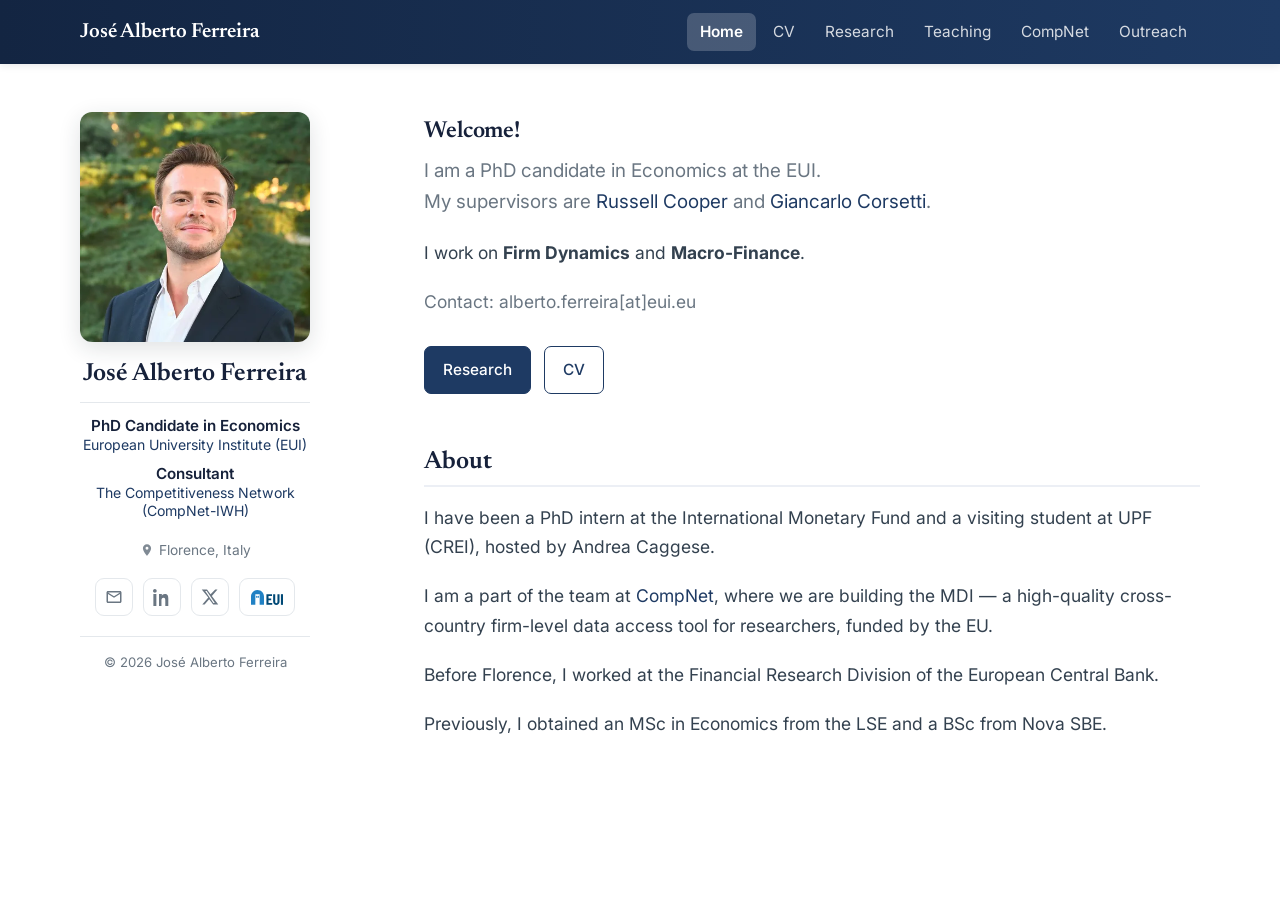
<file: index.html>
<!DOCTYPE html>
<html lang="en">
<head>
  <meta charset="utf-8">
  <meta name="viewport" content="width=device-width, initial-scale=1">
  <title>José Alberto Ferreira — Economics PhD Candidate</title>
  <meta name="description" content="José Alberto Ferreira is an Economics PhD Candidate at the European University Institute. Fields: Firm Dynamics, Macro-Finance.">
  <link rel="canonical" href="https://jalbertoferreira.com/">

  <meta property="og:type" content="profile">
  <meta property="og:title" content="José Alberto Ferreira — Economics PhD Candidate">
  <meta property="og:description" content="Economics PhD Candidate at the European University Institute. Fields: Firm Dynamics, Macro-Finance.">
  <meta property="og:url" content="https://jalbertoferreira.com/">
  <meta property="og:image" content="https://jalbertoferreira.com/assets/profile.jpg">
  <meta name="twitter:card" content="summary">
  <meta name="twitter:site" content="@jaferreira13">

  <link rel="icon" href="/assets/favicon.ico" sizes="any">
  <link rel="apple-touch-icon" href="/assets/apple-touch-icon.png">
  <link rel="preconnect" href="https://fonts.googleapis.com">
  <link rel="preconnect" href="https://fonts.gstatic.com" crossorigin>
  <link href="https://fonts.googleapis.com/css2?family=Inter:wght@400;500;600;700&family=Newsreader:ital,opsz,wght@0,6..72,400;0,6..72,500;0,6..72,600;1,6..72,400&display=swap" rel="stylesheet">
  <link rel="stylesheet" href="/css/style.css">

  <script type="application/ld+json">
  {
    "@context": "https://schema.org",
    "@type": "Person",
    "name": "José Alberto Ferreira",
    "givenName": "José Alberto",
    "familyName": "Ferreira",
    "jobTitle": "PhD Candidate in Economics",
    "url": "https://jalbertoferreira.com",
    "image": "https://jalbertoferreira.com/assets/profile.jpg",
    "email": "mailto:Alberto.Ferreira@eui.eu",
    "affiliation": { "@type": "CollegeOrUniversity", "name": "European University Institute" },
    "knowsAbout": ["Firm Dynamics", "Macroeconomics", "Productivity", "Financial Frictions", "Intangible Capital"],
    "sameAs": [
      "https://www.linkedin.com/in/joseazevedoferreira/",
      "https://x.com/jaferreira13",
      "https://www.eui.eu/people?id=jose-pires-de-sousa-azevedo-ferreira"
    ]
  }
  </script>
</head>
<body>
  <header class="topbar">
    <div class="topbar-inner">
      <a class="tb-brand" href="/">José Alberto Ferreira</a>
      <nav class="tb-nav">
        <a href="/" class="active">Home</a>
        <a href="/cv.html">CV</a>
        <a href="/research.html">Research</a>
        <a href="/teaching.html">Teaching</a>
        <a href="/compnet.html">CompNet</a>
        <a href="/outreach.html">Outreach</a>
      </nav>
    </div>
  </header>

  <div class="layout">
    <aside class="sidebar">
      <a href="/" class="sb-photo">
        <picture>
          <source srcset="/assets/profile_sq.webp" type="image/webp">
          <img src="/assets/profile_sq.jpg" alt="José Alberto Ferreira" width="190" height="190">
        </picture>
      </a>
      <div class="sb-name"><a href="/">José Alberto Ferreira</a></div>
      <div class="sb-affils">
        <div class="affil-item">
          <div class="affil-role">PhD Candidate in Economics</div>
          <div class="affil-org"><a href="https://www.eui.eu/en/academic-units/department-of-economics">European University Institute (EUI)</a></div>
        </div>
        <div class="affil-item">
          <div class="affil-role">Consultant</div>
          <div class="affil-org"><a href="https://www.iwh-halle.de/en/compnet">The Competitiveness Network (CompNet-IWH)</a></div>
        </div>
      </div>
      <div class="sb-loc"><svg viewBox="0 0 24 24"><path d="M12 2C8.1 2 5 5.1 5 9c0 5.2 7 13 7 13s7-7.8 7-13c0-3.9-3.1-7-7-7zm0 9.5A2.5 2.5 0 1 1 12 6.5a2.5 2.5 0 0 1 0 5z"/></svg> Florence, Italy</div>
      <div class="socials">
        <a href="mailto:Alberto.Ferreira@eui.eu" aria-label="Email" title="Email">
          <svg viewBox="0 0 24 24"><path d="M22 6c0-1.1-.9-2-2-2H4c-1.1 0-2 .9-2 2v12c0 1.1.9 2 2 2h16c1.1 0 2-.9 2-2V6zm-2 0-8 5L4 6h16zm0 12H4V8l8 5 8-5v10z"/></svg></a>
        <a href="https://www.linkedin.com/in/joseazevedoferreira/" aria-label="LinkedIn" title="LinkedIn">
          <svg viewBox="0 0 24 24"><path d="M4.98 3.5A2.5 2.5 0 1 1 0 3.5a2.5 2.5 0 0 1 4.98 0zM.5 8h4V24h-4V8zM8 8h3.8v2.2h.06c.53-1 1.83-2.2 3.77-2.2 4.03 0 4.77 2.65 4.77 6.1V24h-4v-7.1c0-1.7-.03-3.9-2.38-3.9-2.38 0-2.75 1.86-2.75 3.78V24H8V8z"/></svg></a>
        <a href="https://x.com/jaferreira13" aria-label="X" title="X (Twitter)">
          <svg viewBox="0 0 24 24"><path d="M18.9 2H22l-7.5 8.6L23 22h-6.8l-5.3-7-6.1 7H1.7l8-9.2L1 2h7l4.8 6.4L18.9 2zm-2.4 18h1.9L7.6 4H5.6l10.9 16z"/></svg></a>
        <a class="eui-link" href="https://www.eui.eu/people?id=jose-pires-de-sousa-azevedo-ferreira" aria-label="EUI profile" title="EUI profile">
          <img src="/assets/eui-logo.svg" alt="EUI" height="15"></a>
      </div>
      <div class="sb-foot">© <span id="year">2026</span> José Alberto Ferreira</div>
    </aside>

    <main class="content">
      <h1 class="home-welcome">Welcome!</h1>
      <p class="lead">I am a PhD candidate in Economics at the EUI.<br>
      My supervisors are <a href="https://sites.google.com/site/coopereconomics/home">Russell Cooper</a> and
      <a href="https://sites.google.com/site/giancarlocorsetti/">Giancarlo Corsetti</a>.</p>
      <p>I work on <strong>Firm Dynamics</strong> and <strong>Macro-Finance</strong>.</p>
      <p style="color:var(--muted)">Contact: alberto.ferreira[at]eui.eu</p>

      <p style="margin-top:24px;">
        <a class="btn btn-solid" href="/research.html">Research</a>
        <a class="btn" href="/cv.html">CV</a>
      </p>

      <section style="margin-top:48px;">
        <h2>About</h2>
        <p>I have been a PhD intern at the International Monetary Fund and a visiting student at
        UPF (CREI), hosted by Andrea Caggese.</p>
        <p>I am a part of the team at <a href="/compnet.html">CompNet</a>, where we are building the
        MDI — a high-quality cross-country firm-level data access tool for researchers, funded by the EU.</p>
        <p>Before Florence, I worked at the Financial Research Division of the European Central Bank.</p>
        <p>Previously, I obtained an MSc in Economics from the LSE and a BSc from Nova SBE.</p>
      </section>
    </main>
  </div>
  <script>document.getElementById('year').textContent = new Date().getFullYear();</script>
</body>
</html>
</file>
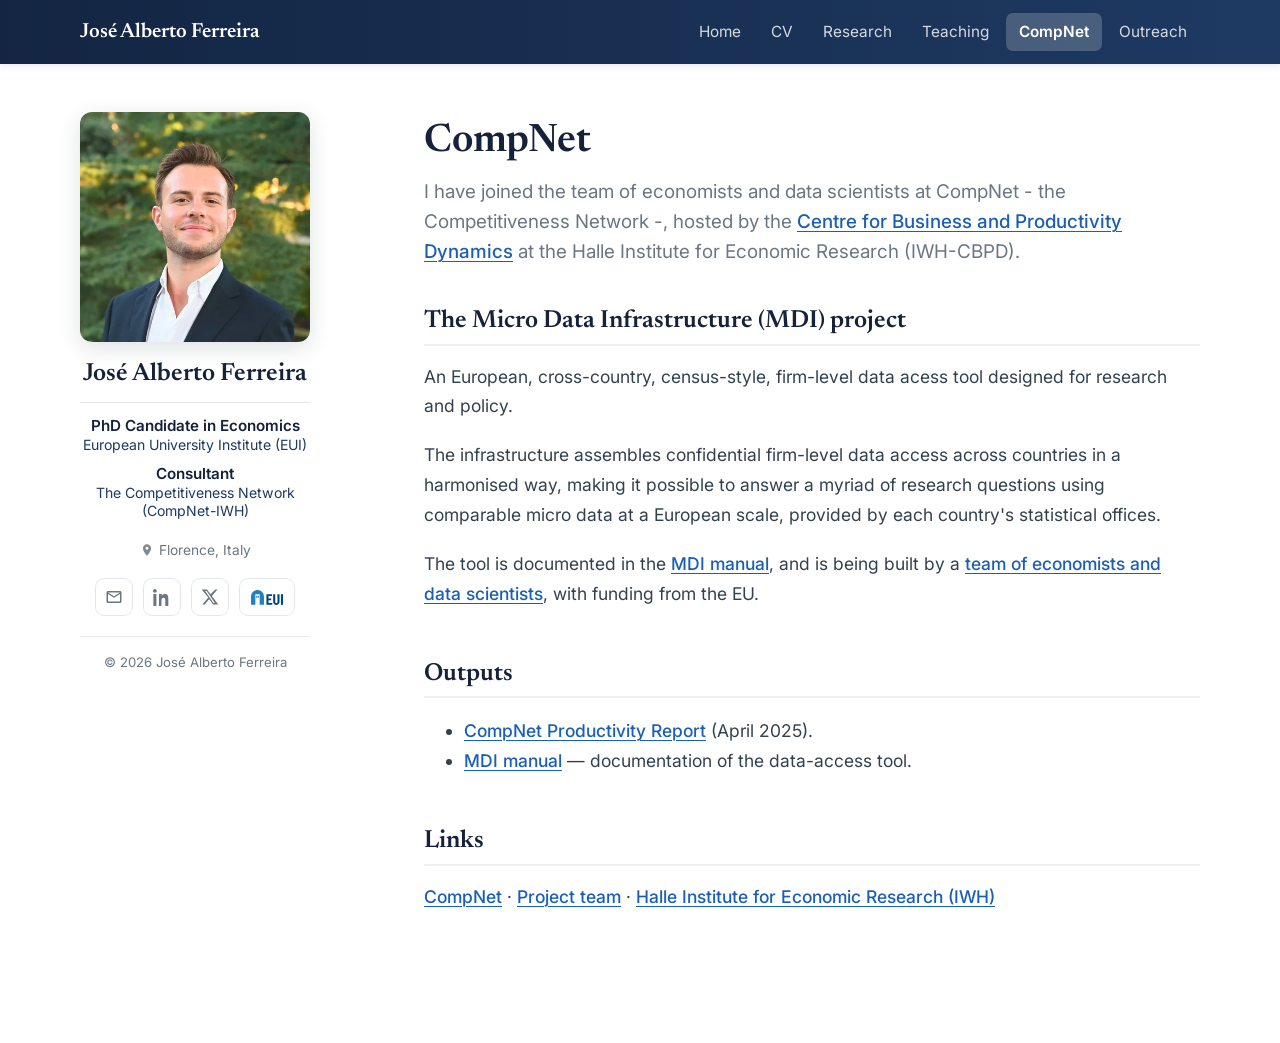
<file: compnet.html>
<!DOCTYPE html>
<html lang="en">
<head>
  <meta charset="utf-8">
  <meta name="viewport" content="width=device-width, initial-scale=1">
  <title>CompNet — José Alberto Ferreira</title>
  <meta name="description" content="José Alberto Ferreira's work with CompNet at the Halle Institute for Economic Research (IWH), building the Micro Data Infrastructure (MDI) — a European census-style firm-level dataset.">
  <link rel="canonical" href="https://jalbertoferreira.com/compnet.html">
  <link rel="icon" href="/assets/favicon.ico" sizes="any">
  <link rel="apple-touch-icon" href="/assets/apple-touch-icon.png">
  <link rel="preconnect" href="https://fonts.googleapis.com">
  <link rel="preconnect" href="https://fonts.gstatic.com" crossorigin>
  <link href="https://fonts.googleapis.com/css2?family=Inter:wght@400;500;600;700&family=Newsreader:ital,opsz,wght@0,6..72,400;0,6..72,500;0,6..72,600;1,6..72,400&display=swap" rel="stylesheet">
  <link rel="stylesheet" href="/css/style.css">
</head>
<body>
  <header class="topbar">
    <div class="topbar-inner">
      <a class="tb-brand" href="/">José Alberto Ferreira</a>
      <nav class="tb-nav">
        <a href="/">Home</a>
        <a href="/cv.html">CV</a>
        <a href="/research.html">Research</a>
        <a href="/teaching.html">Teaching</a>
        <a href="/compnet.html" class="active">CompNet</a>
        <a href="/outreach.html">Outreach</a>
      </nav>
    </div>
  </header>

  <div class="layout">
    <aside class="sidebar">
      <a href="/" class="sb-photo">
        <picture>
          <source srcset="/assets/profile_sq.webp" type="image/webp">
          <img src="/assets/profile_sq.jpg" alt="José Alberto Ferreira" width="190" height="190">
        </picture>
      </a>
      <div class="sb-name"><a href="/">José Alberto Ferreira</a></div>
      <div class="sb-affils">
        <div class="affil-item">
          <div class="affil-role">PhD Candidate in Economics</div>
          <div class="affil-org"><a href="https://www.eui.eu/en/academic-units/department-of-economics">European University Institute (EUI)</a></div>
        </div>
        <div class="affil-item">
          <div class="affil-role">Consultant</div>
          <div class="affil-org"><a href="https://www.iwh-halle.de/en/compnet">The Competitiveness Network (CompNet-IWH)</a></div>
        </div>
      </div>
      <div class="sb-loc"><svg viewBox="0 0 24 24"><path d="M12 2C8.1 2 5 5.1 5 9c0 5.2 7 13 7 13s7-7.8 7-13c0-3.9-3.1-7-7-7zm0 9.5A2.5 2.5 0 1 1 12 6.5a2.5 2.5 0 0 1 0 5z"/></svg> Florence, Italy</div>
      <div class="socials">
        <a href="mailto:Alberto.Ferreira@eui.eu" aria-label="Email" title="Email">
          <svg viewBox="0 0 24 24"><path d="M22 6c0-1.1-.9-2-2-2H4c-1.1 0-2 .9-2 2v12c0 1.1.9 2 2 2h16c1.1 0 2-.9 2-2V6zm-2 0-8 5L4 6h16zm0 12H4V8l8 5 8-5v10z"/></svg></a>
        <a href="https://www.linkedin.com/in/joseazevedoferreira/" aria-label="LinkedIn" title="LinkedIn">
          <svg viewBox="0 0 24 24"><path d="M4.98 3.5A2.5 2.5 0 1 1 0 3.5a2.5 2.5 0 0 1 4.98 0zM.5 8h4V24h-4V8zM8 8h3.8v2.2h.06c.53-1 1.83-2.2 3.77-2.2 4.03 0 4.77 2.65 4.77 6.1V24h-4v-7.1c0-1.7-.03-3.9-2.38-3.9-2.38 0-2.75 1.86-2.75 3.78V24H8V8z"/></svg></a>
        <a href="https://x.com/jaferreira13" aria-label="X" title="X (Twitter)">
          <svg viewBox="0 0 24 24"><path d="M18.9 2H22l-7.5 8.6L23 22h-6.8l-5.3-7-6.1 7H1.7l8-9.2L1 2h7l4.8 6.4L18.9 2zm-2.4 18h1.9L7.6 4H5.6l10.9 16z"/></svg></a>
        <a class="eui-link" href="https://www.eui.eu/people?id=jose-pires-de-sousa-azevedo-ferreira" aria-label="EUI profile" title="EUI profile">
          <img src="/assets/eui-logo.svg" alt="EUI" height="15"></a>
      </div>
      <div class="sb-foot">© <span id="year">2026</span> José Alberto Ferreira</div>
    </aside>

    <main class="content links-visible">
      <h1>CompNet</h1>
      <p class="lead">I have joined the team of economists and data scientists at CompNet - the Competitiveness Network -, hosted by the
      <a href="https://www.iwh-halle.de/en/about-the-iwh/research-centres/centre-for-business-and-productivity-dynamics">Centre for Business and Productivity Dynamics</a>
      at the Halle Institute for Economic Research (IWH-CBPD).</p>

      <section style="margin-top:40px;">
        <h2>The Micro Data Infrastructure (MDI) project </h2>
        <p> An European, cross-country, census-style, firm-level data acess tool
        designed for research and policy.</p>
        <p>The infrastructure assembles confidential firm-level data access across countries in a harmonised
        way, making it possible to answer a myriad of research questions using comparable micro data at a
        European scale, provided by each country's statistical offices.</p>
        <p>The tool is documented in the <a href="https://secretariat-compnet.github.io/manual/">MDI manual</a>,
        and is being built by a <a href="https://www.iwh-halle.de/en/compnet/eu-funded-programme/multimsprod-prodtool/project-team">team of economists and data scientists</a>, with funding from the EU.</p>
      </section>

      <section>
        <h2>Outputs</h2>
        <ul>
          <li><a href="https://www.iwh-halle.de/fileadmin/_compnet/user_upload/CompNet__April2025__-_Productivity_Report.pdf">CompNet Productivity Report</a> (April 2025).</li>
          <li><a href="https://secretariat-compnet.github.io/manual/">MDI manual</a> — documentation of the data-access tool.</li>
        </ul>
      </section>

      <section>
        <h2>Links</h2>
        <p><a href="https://www.comp-net.org/">CompNet</a> ·
        <a href="https://www.iwh-halle.de/en/compnet/eu-funded-programme/multimsprod-prodtool/project-team">Project team</a> ·
        <a href="https://www.iwh-halle.de/en/">Halle Institute for Economic Research (IWH)</a></p>
      </section>
    </main>
  </div>
  <script>document.getElementById('year').textContent = new Date().getFullYear();</script>
</body>
</html>
</file>
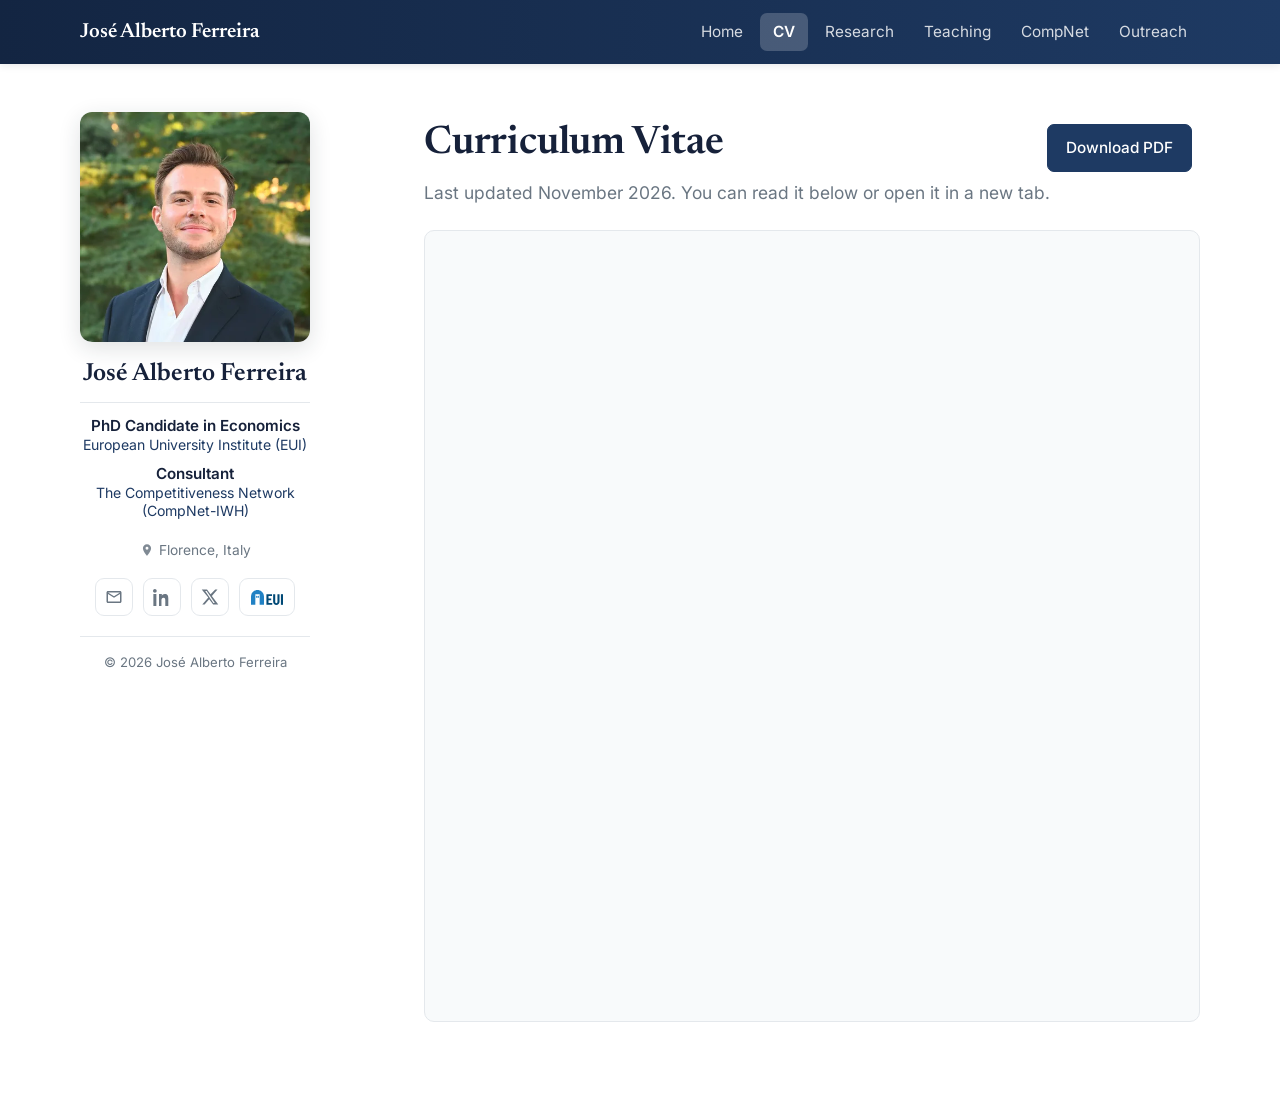
<file: cv.html>
<!DOCTYPE html>
<html lang="en">
<head>
  <meta charset="utf-8">
  <meta name="viewport" content="width=device-width, initial-scale=1">
  <title>CV — José Alberto Ferreira</title>
  <meta name="description" content="Curriculum vitae of José Alberto Ferreira, PhD Candidate in Economics at the European University Institute — viewable online or downloadable as PDF.">
  <link rel="canonical" href="https://jalbertoferreira.com/cv.html">
  <link rel="icon" href="/assets/favicon.ico" sizes="any">
  <link rel="apple-touch-icon" href="/assets/apple-touch-icon.png">
  <link rel="preconnect" href="https://fonts.googleapis.com">
  <link rel="preconnect" href="https://fonts.gstatic.com" crossorigin>
  <link href="https://fonts.googleapis.com/css2?family=Inter:wght@400;500;600;700&family=Newsreader:ital,opsz,wght@0,6..72,400;0,6..72,500;0,6..72,600;1,6..72,400&display=swap" rel="stylesheet">
  <link rel="stylesheet" href="/css/style.css">
</head>
<body>
  <header class="topbar">
    <div class="topbar-inner">
      <a class="tb-brand" href="/">José Alberto Ferreira</a>
      <nav class="tb-nav">
        <a href="/">Home</a>
        <a href="/cv.html" class="active">CV</a>
        <a href="/research.html">Research</a>
        <a href="/teaching.html">Teaching</a>
        <a href="/compnet.html">CompNet</a>
        <a href="/outreach.html">Outreach</a>
      </nav>
    </div>
  </header>

  <div class="layout">
    <aside class="sidebar">
      <a href="/" class="sb-photo">
        <picture>
          <source srcset="/assets/profile_sq.webp" type="image/webp">
          <img src="/assets/profile_sq.jpg" alt="José Alberto Ferreira" width="190" height="190">
        </picture>
      </a>
      <div class="sb-name"><a href="/">José Alberto Ferreira</a></div>
      <div class="sb-affils">
        <div class="affil-item">
          <div class="affil-role">PhD Candidate in Economics</div>
          <div class="affil-org"><a href="https://www.eui.eu/en/academic-units/department-of-economics">European University Institute (EUI)</a></div>
        </div>
        <div class="affil-item">
          <div class="affil-role">Consultant</div>
          <div class="affil-org"><a href="https://www.iwh-halle.de/en/compnet">The Competitiveness Network (CompNet-IWH)</a></div>
        </div>
      </div>
      <div class="sb-loc"><svg viewBox="0 0 24 24"><path d="M12 2C8.1 2 5 5.1 5 9c0 5.2 7 13 7 13s7-7.8 7-13c0-3.9-3.1-7-7-7zm0 9.5A2.5 2.5 0 1 1 12 6.5a2.5 2.5 0 0 1 0 5z"/></svg> Florence, Italy</div>
      <div class="socials">
        <a href="mailto:Alberto.Ferreira@eui.eu" aria-label="Email" title="Email">
          <svg viewBox="0 0 24 24"><path d="M22 6c0-1.1-.9-2-2-2H4c-1.1 0-2 .9-2 2v12c0 1.1.9 2 2 2h16c1.1 0 2-.9 2-2V6zm-2 0-8 5L4 6h16zm0 12H4V8l8 5 8-5v10z"/></svg></a>
        <a href="https://www.linkedin.com/in/joseazevedoferreira/" aria-label="LinkedIn" title="LinkedIn">
          <svg viewBox="0 0 24 24"><path d="M4.98 3.5A2.5 2.5 0 1 1 0 3.5a2.5 2.5 0 0 1 4.98 0zM.5 8h4V24h-4V8zM8 8h3.8v2.2h.06c.53-1 1.83-2.2 3.77-2.2 4.03 0 4.77 2.65 4.77 6.1V24h-4v-7.1c0-1.7-.03-3.9-2.38-3.9-2.38 0-2.75 1.86-2.75 3.78V24H8V8z"/></svg></a>
        <a href="https://x.com/jaferreira13" aria-label="X" title="X (Twitter)">
          <svg viewBox="0 0 24 24"><path d="M18.9 2H22l-7.5 8.6L23 22h-6.8l-5.3-7-6.1 7H1.7l8-9.2L1 2h7l4.8 6.4L18.9 2zm-2.4 18h1.9L7.6 4H5.6l10.9 16z"/></svg></a>
        <a class="eui-link" href="https://www.eui.eu/people?id=jose-pires-de-sousa-azevedo-ferreira" aria-label="EUI profile" title="EUI profile">
          <img src="/assets/eui-logo.svg" alt="EUI" height="15"></a>
      </div>
      <div class="sb-foot">© <span id="year">2026</span> José Alberto Ferreira</div>
    </aside>

    <main class="content">
      <div style="display:flex; justify-content:space-between; align-items:baseline; flex-wrap:wrap; gap:12px;">
        <h1 style="margin-bottom:.1em;">Curriculum Vitae</h1>
        <a class="btn btn-solid" href="/assets/CV_AlbertoFerreira.pdf" target="_blank" rel="noopener">Download PDF</a>
      </div>
      <p class="affil" style="margin-bottom:22px;">Last updated November 2026. You can read it below or open it in a new tab.</p>

      <div class="pdf-frame">
        <object data="/assets/CV_AlbertoFerreira.pdf?v=2026-11#pagemode=none&navpanes=0&toolbar=1&view=FitH" type="application/pdf">
          <iframe src="/assets/CV_AlbertoFerreira.pdf?v=2026-11#pagemode=none&navpanes=0&toolbar=1&view=FitH" title="CV of José Alberto Ferreira">
            <div class="pdf-fallback">
              Your browser can't display the PDF inline.
              <a href="/assets/CV_AlbertoFerreira.pdf">Download the CV (PDF)</a>.
            </div>
          </iframe>
        </object>
      </div>
    </main>
  </div>
  <script>document.getElementById('year').textContent = new Date().getFullYear();</script>
</body>
</html>
</file>
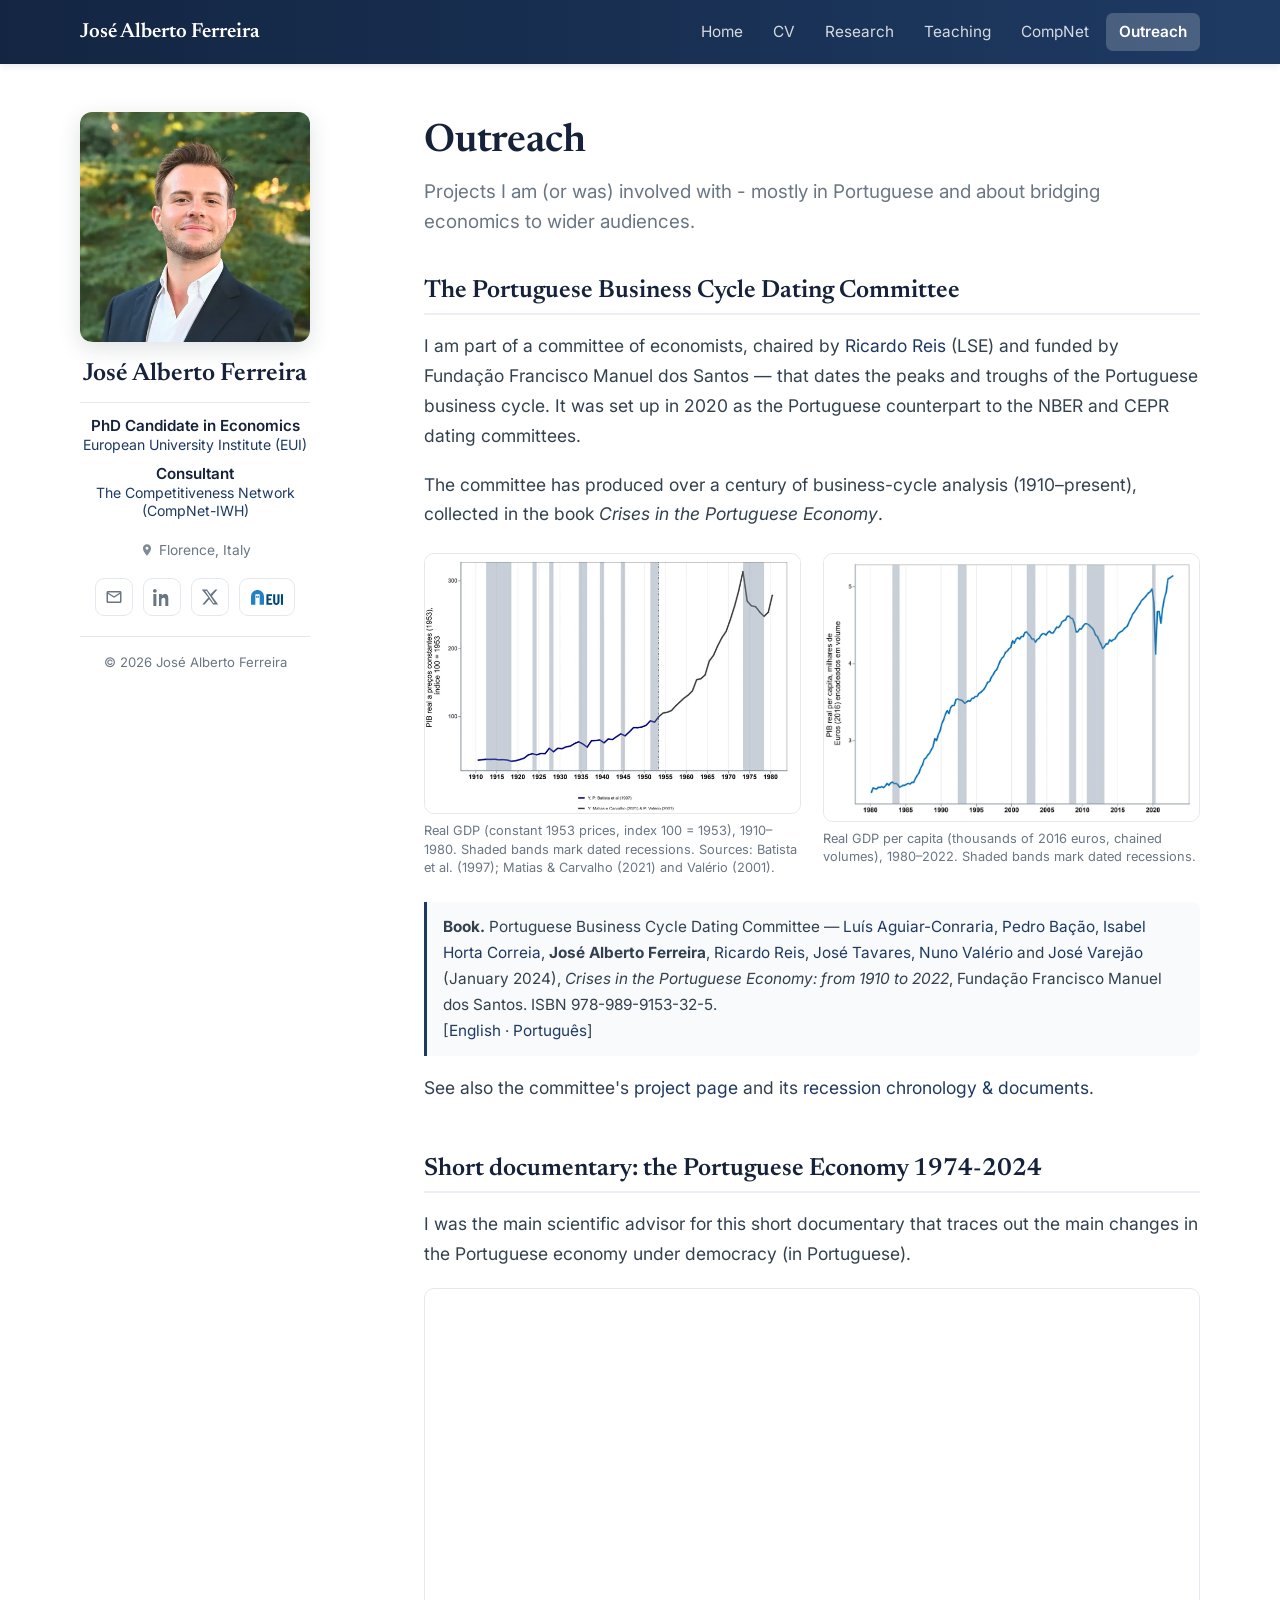
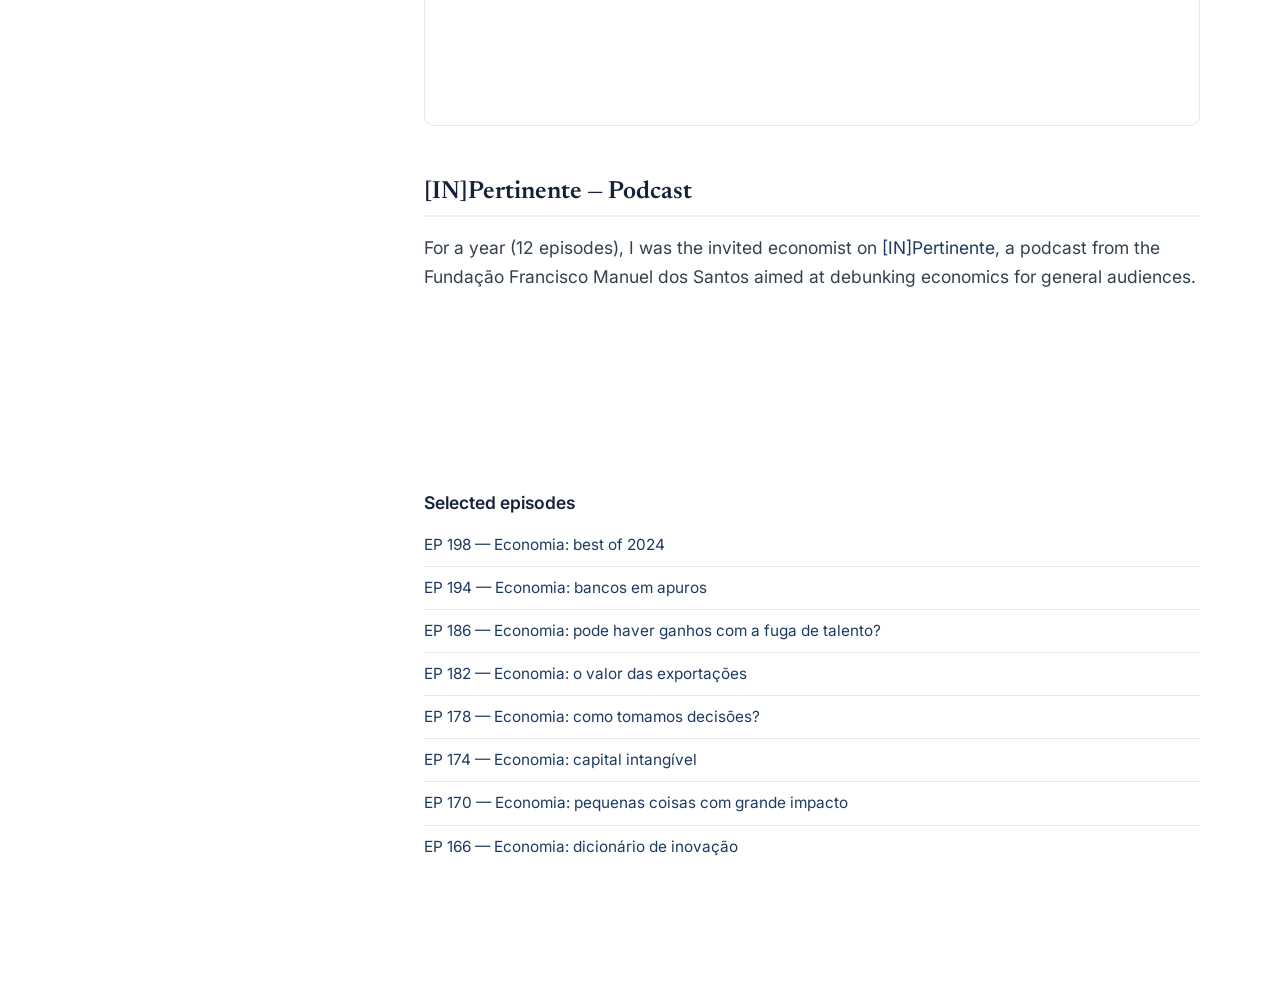
<file: outreach.html>
<!DOCTYPE html>
<html lang="en">
<head>
  <meta charset="utf-8">
  <meta name="viewport" content="width=device-width, initial-scale=1">
  <title>Outreach — José Alberto Ferreira</title>
  <meta name="description" content="Public engagement and science communication by José Alberto Ferreira: the Portuguese Business Cycle Dating Committee, a documentary on the Portuguese economy, and the [IN]Pertinente podcast.">
  <link rel="canonical" href="https://jalbertoferreira.com/outreach.html">
  <link rel="icon" href="/assets/favicon.ico" sizes="any">
  <link rel="apple-touch-icon" href="/assets/apple-touch-icon.png">
  <link rel="preconnect" href="https://fonts.googleapis.com">
  <link rel="preconnect" href="https://fonts.gstatic.com" crossorigin>
  <link href="https://fonts.googleapis.com/css2?family=Inter:wght@400;500;600;700&family=Newsreader:ital,opsz,wght@0,6..72,400;0,6..72,500;0,6..72,600;1,6..72,400&display=swap" rel="stylesheet">
  <link rel="stylesheet" href="/css/style.css">
</head>
<body>
  <header class="topbar">
    <div class="topbar-inner">
      <a class="tb-brand" href="/">José Alberto Ferreira</a>
      <nav class="tb-nav">
        <a href="/">Home</a>
        <a href="/cv.html">CV</a>
        <a href="/research.html">Research</a>
        <a href="/teaching.html">Teaching</a>
        <a href="/compnet.html">CompNet</a>
        <a href="/outreach.html" class="active">Outreach</a>
      </nav>
    </div>
  </header>

  <div class="layout">
    <aside class="sidebar">
      <a href="/" class="sb-photo">
        <picture>
          <source srcset="/assets/profile_sq.webp" type="image/webp">
          <img src="/assets/profile_sq.jpg" alt="José Alberto Ferreira" width="190" height="190">
        </picture>
      </a>
      <div class="sb-name"><a href="/">José Alberto Ferreira</a></div>
      <div class="sb-affils">
        <div class="affil-item">
          <div class="affil-role">PhD Candidate in Economics</div>
          <div class="affil-org"><a href="https://www.eui.eu/en/academic-units/department-of-economics">European University Institute (EUI)</a></div>
        </div>
        <div class="affil-item">
          <div class="affil-role">Consultant</div>
          <div class="affil-org"><a href="https://www.iwh-halle.de/en/compnet">The Competitiveness Network (CompNet-IWH)</a></div>
        </div>
      </div>
      <div class="sb-loc"><svg viewBox="0 0 24 24"><path d="M12 2C8.1 2 5 5.1 5 9c0 5.2 7 13 7 13s7-7.8 7-13c0-3.9-3.1-7-7-7zm0 9.5A2.5 2.5 0 1 1 12 6.5a2.5 2.5 0 0 1 0 5z"/></svg> Florence, Italy</div>
      <div class="socials">
        <a href="mailto:Alberto.Ferreira@eui.eu" aria-label="Email" title="Email">
          <svg viewBox="0 0 24 24"><path d="M22 6c0-1.1-.9-2-2-2H4c-1.1 0-2 .9-2 2v12c0 1.1.9 2 2 2h16c1.1 0 2-.9 2-2V6zm-2 0-8 5L4 6h16zm0 12H4V8l8 5 8-5v10z"/></svg></a>
        <a href="https://www.linkedin.com/in/joseazevedoferreira/" aria-label="LinkedIn" title="LinkedIn">
          <svg viewBox="0 0 24 24"><path d="M4.98 3.5A2.5 2.5 0 1 1 0 3.5a2.5 2.5 0 0 1 4.98 0zM.5 8h4V24h-4V8zM8 8h3.8v2.2h.06c.53-1 1.83-2.2 3.77-2.2 4.03 0 4.77 2.65 4.77 6.1V24h-4v-7.1c0-1.7-.03-3.9-2.38-3.9-2.38 0-2.75 1.86-2.75 3.78V24H8V8z"/></svg></a>
        <a href="https://x.com/jaferreira13" aria-label="X" title="X (Twitter)">
          <svg viewBox="0 0 24 24"><path d="M18.9 2H22l-7.5 8.6L23 22h-6.8l-5.3-7-6.1 7H1.7l8-9.2L1 2h7l4.8 6.4L18.9 2zm-2.4 18h1.9L7.6 4H5.6l10.9 16z"/></svg></a>
        <a class="eui-link" href="https://www.eui.eu/people?id=jose-pires-de-sousa-azevedo-ferreira" aria-label="EUI profile" title="EUI profile">
          <img src="/assets/eui-logo.svg" alt="EUI" height="15"></a>
      </div>
      <div class="sb-foot">© <span id="year">2026</span> José Alberto Ferreira</div>
    </aside>

    <main class="content">
      <h1>Outreach</h1>
      <p class="lead"> Projects I am (or was) involved with - mostly in Portuguese and about bridging economics to wider audiences.</p>

      <section style="margin-top:40px;">
        <h2>The Portuguese Business Cycle Dating Committee</h2>
        <p> I am part of a committee of economists, chaired by <a href="https://www.r2rsquared.com/portugal.html">Ricardo Reis</a> (LSE) and
        funded by Fundação Francisco Manuel dos Santos — that dates the peaks and troughs of the Portuguese business cycle. It was set up in 2020 as the Portuguese
        counterpart to the NBER and CEPR dating committees.</p>
        <p>The committee has produced over a century of business-cycle analysis (1910–present), collected
        in the book <em>Crises in the Portuguese Economy</em>.</p>

        <div class="fig-row">
          <figure class="fig">
            <picture>
              <source srcset="/assets/pt-gdp-1910-1980.webp" type="image/webp">
              <img src="/assets/pt-gdp-1910-1980.png" alt="Real GDP of Portugal, 1910–1980, index 100 = 1953, with dated recessions shaded" loading="lazy">
            </picture>
            <figcaption>Real GDP (constant 1953 prices, index 100 = 1953), 1910–1980. Shaded bands mark
            dated recessions. Sources: Batista et al. (1997); Matias &amp; Carvalho (2021) and Valério (2001).</figcaption>
          </figure>
          <figure class="fig">
            <picture>
              <source srcset="/assets/pt-gdp-1980-2022.webp" type="image/webp">
              <img src="/assets/pt-gdp-1980-2022.png" alt="Real GDP per capita of Portugal, 1980–2022, with dated recessions shaded" loading="lazy">
            </picture>
            <figcaption>Real GDP per capita (thousands of 2016 euros, chained volumes), 1980–2022.
            Shaded bands mark dated recessions.</figcaption>
          </figure>
        </div>

        <p class="cite"><strong>Book.</strong> Portuguese Business Cycle Dating Committee —
        <a href="https://sites.google.com/site/aguiarconraria/">Luís Aguiar-Conraria</a>,
        <a href="https://www.uc.pt/en/uid/ceber/people/member/?key=6087e279">Pedro Bação</a>,
        <a href="https://www.clsbe.lisboa.ucp.pt/person/isabel-horta-correia">Isabel Horta Correia</a>,
        <strong>José Alberto Ferreira</strong>,
        <a href="https://www.r2rsquared.com/">Ricardo Reis</a>,
        <a href="https://www.novasbe.unl.pt/en/faculty-research/faculty/faculty-detail/id/30/jose-m-tavares">José Tavares</a>,
        <a href="https://www.iseg.ulisboa.pt/en/faculty/nuno-valerio">Nuno Valério</a> and
        <a href="https://cefup.fep.up.pt/researcher/jose-manuel-janeira-varejao/">José Varejão</a>
        (January 2024),
        <em>Crises in the Portuguese Economy: from 1910 to 2022</em>, Fundação Francisco Manuel dos Santos.
        ISBN 978-989-9153-32-5.<br>
        [<a href="https://personal.lse.ac.uk/reisr/papers/23-CrisesInThePortugueseEconomy.pdf">English</a>
        · <a href="https://personal.lse.ac.uk/reisr/papers/23-CrisesEconomiaPortuguesa.pdf">Português</a>]</p>

        <p>See also the committee's
        <a href="https://www.ffms.pt/pt-pt/estudos/crises-na-economia-portuguesa">project page</a> and its
        <a href="https://www.ffms.pt/pt-pt/estudos/documentos-do-comite">recession chronology &amp; documents</a>.</p>

      </section>

      <section>
        <h2>Short documentary: the Portuguese Economy 1974-2024 </h2>
        <p>I was the main scientific advisor for this short documentary that traces out the main changes in the Portuguese economy under democracy (in Portuguese). </p>
        <div class="video">
          <iframe src="https://www.youtube-nocookie.com/embed/lLgZEEeAnek"
            title="The evolution of the Portuguese economy over 50 years" loading="lazy"
            allow="accelerometer; clipboard-write; encrypted-media; gyroscope; picture-in-picture"
            allowfullscreen></iframe>
        </div>
      </section>

      <section>
        <h2>[IN]Pertinente — Podcast</h2>
        <p>For a year (12 episodes), I was the invited economist on
        <a href="https://open.spotify.com/show/1wnS9twcPcPZUOSzFIcRB5">[IN]Pertinente</a>, a podcast from
        the Fundação Francisco Manuel dos Santos aimed at debunking economics for general audiences.</p>
        <div class="podcast">
          <iframe src="https://open.spotify.com/embed/episode/4UGRLyKspZXJxYZnPPOJAo?utm_source=generator"
            title="[IN]Pertinente — capital intangível" width="100%" height="152" loading="lazy"
            allow="autoplay; clipboard-write; encrypted-media; fullscreen; picture-in-picture"></iframe>
        </div>
        <p style="margin-top:16px; margin-bottom:6px; font-weight:600; color:var(--ink);">Selected episodes</p>
        <ul class="ep-list">
          <li><a href="https://open.spotify.com/episode/13Pf2dRqNoKSrUdmRR1zNC">EP 198 — Economia: best of 2024</a></li>
          <li><a href="https://open.spotify.com/episode/3P4kZVfYS9cxSwg3y9lnuJ">EP 194 — Economia: bancos em apuros</a></li>
          <li><a href="https://open.spotify.com/episode/7Grwg5rFnZ7hNUu4h8lhGd">EP 186 — Economia: pode haver ganhos com a fuga de talento?</a></li>
          <li><a href="https://open.spotify.com/episode/2BvJkKtYSpNnEb02KkySX0">EP 182 — Economia: o valor das exportações</a></li>
          <li><a href="https://open.spotify.com/episode/2CzuAg6d1B9hXNW3mQIcq4">EP 178 — Economia: como tomamos decisões?</a></li>
          <li><a href="https://open.spotify.com/episode/4UGRLyKspZXJxYZnPPOJAo">EP 174 — Economia: capital intangível</a></li>
          <li><a href="https://open.spotify.com/episode/1aInNikC3TWJWq0jSMLJIX">EP 170 — Economia: pequenas coisas com grande impacto</a></li>
          <li><a href="https://open.spotify.com/episode/2hooVP5JoL7dGBo0J8AfMz">EP 166 — Economia: dicionário de inovação</a></li>
        </ul>
      </section>
    </main>
  </div>
  <script>document.getElementById('year').textContent = new Date().getFullYear();</script>
</body>
</html>
</file>
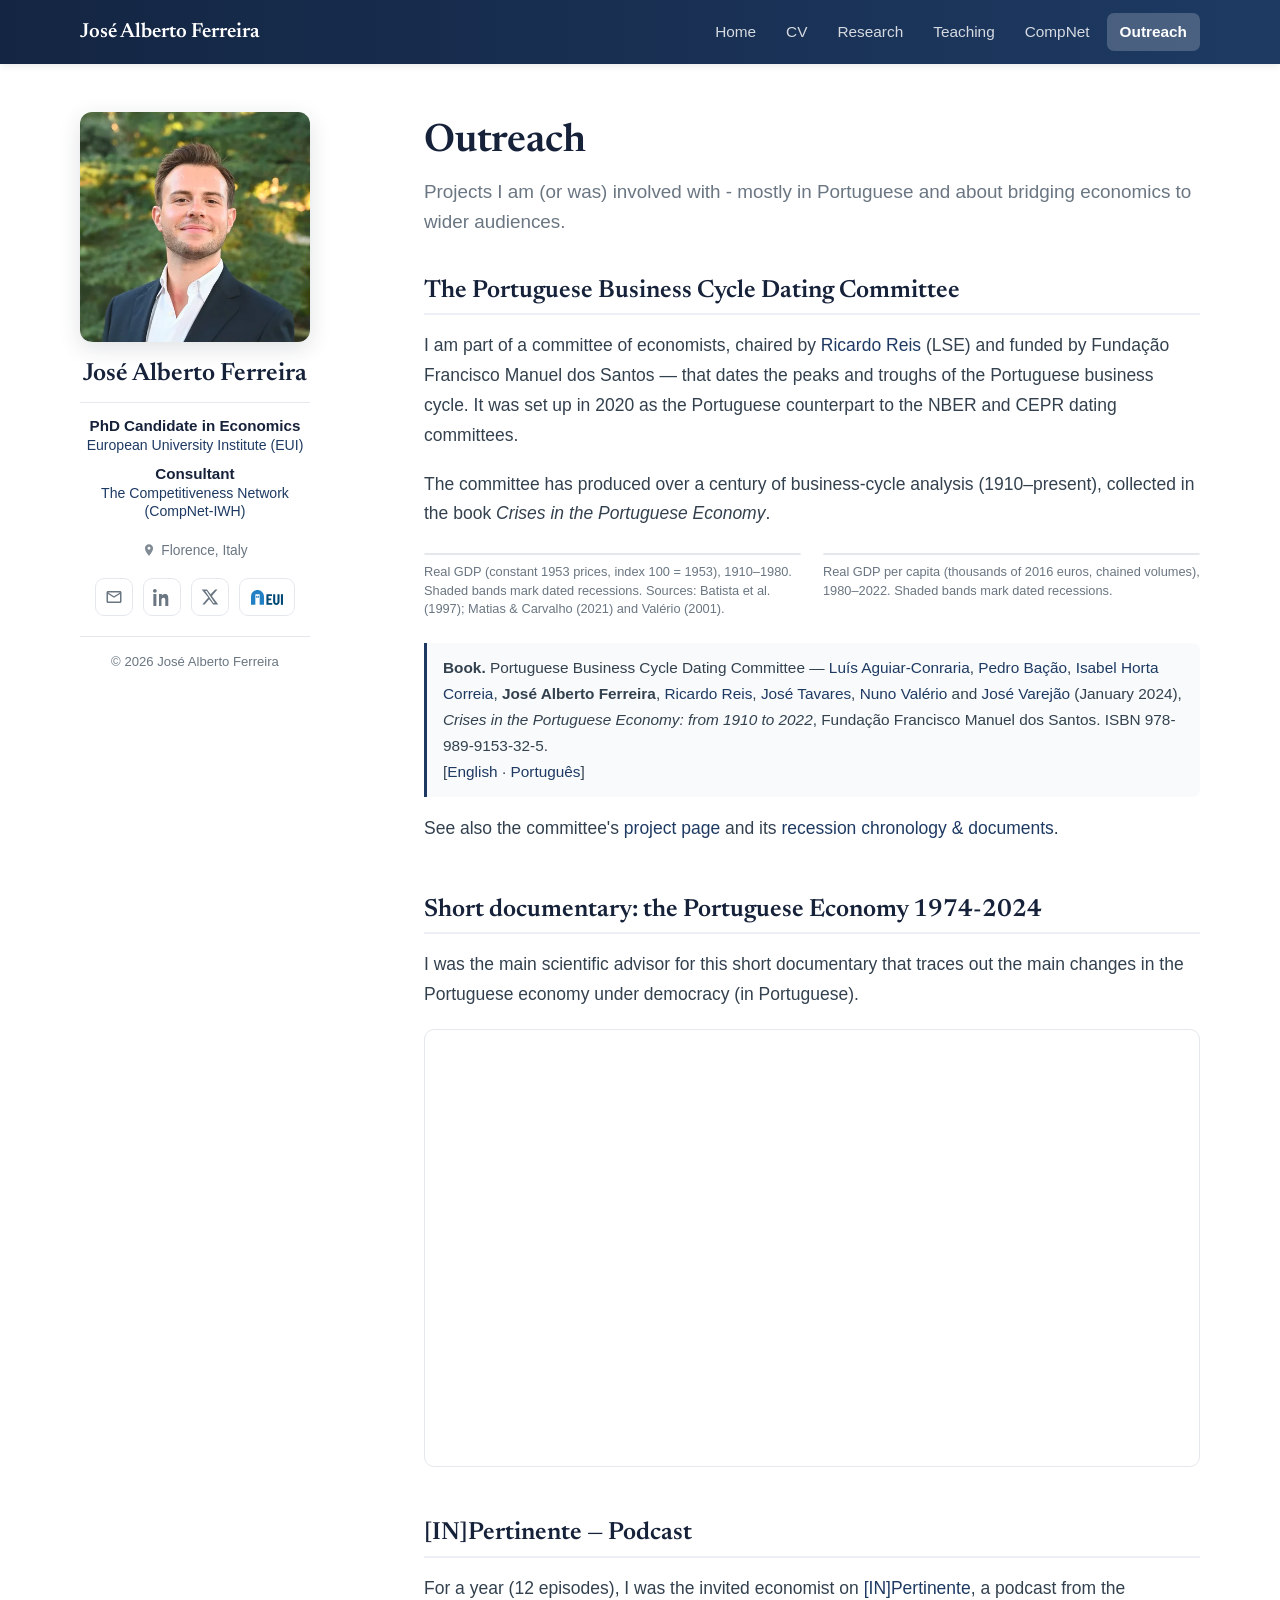
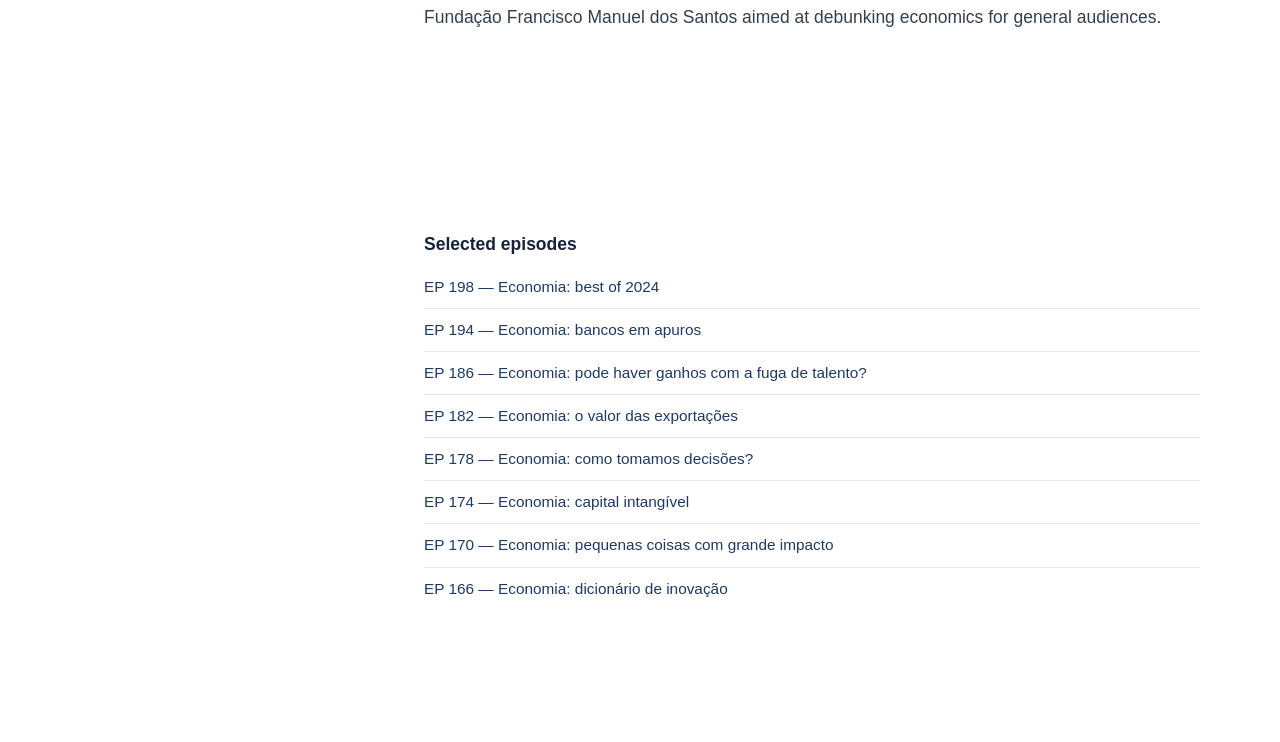
<file: portugal.html>
<!DOCTYPE html>
<html lang="en">
<head>
  <meta charset="utf-8">
  <title>Outreach — José Alberto Ferreira</title>
  <link rel="canonical" href="https://jalbertoferreira.com/outreach.html">
  <meta http-equiv="refresh" content="0; url=/outreach.html">
  <meta name="robots" content="noindex">
</head>
<body>
  <p>This page has moved to <a href="/outreach.html">/outreach.html</a>.</p>
</body>
</html>
</file>
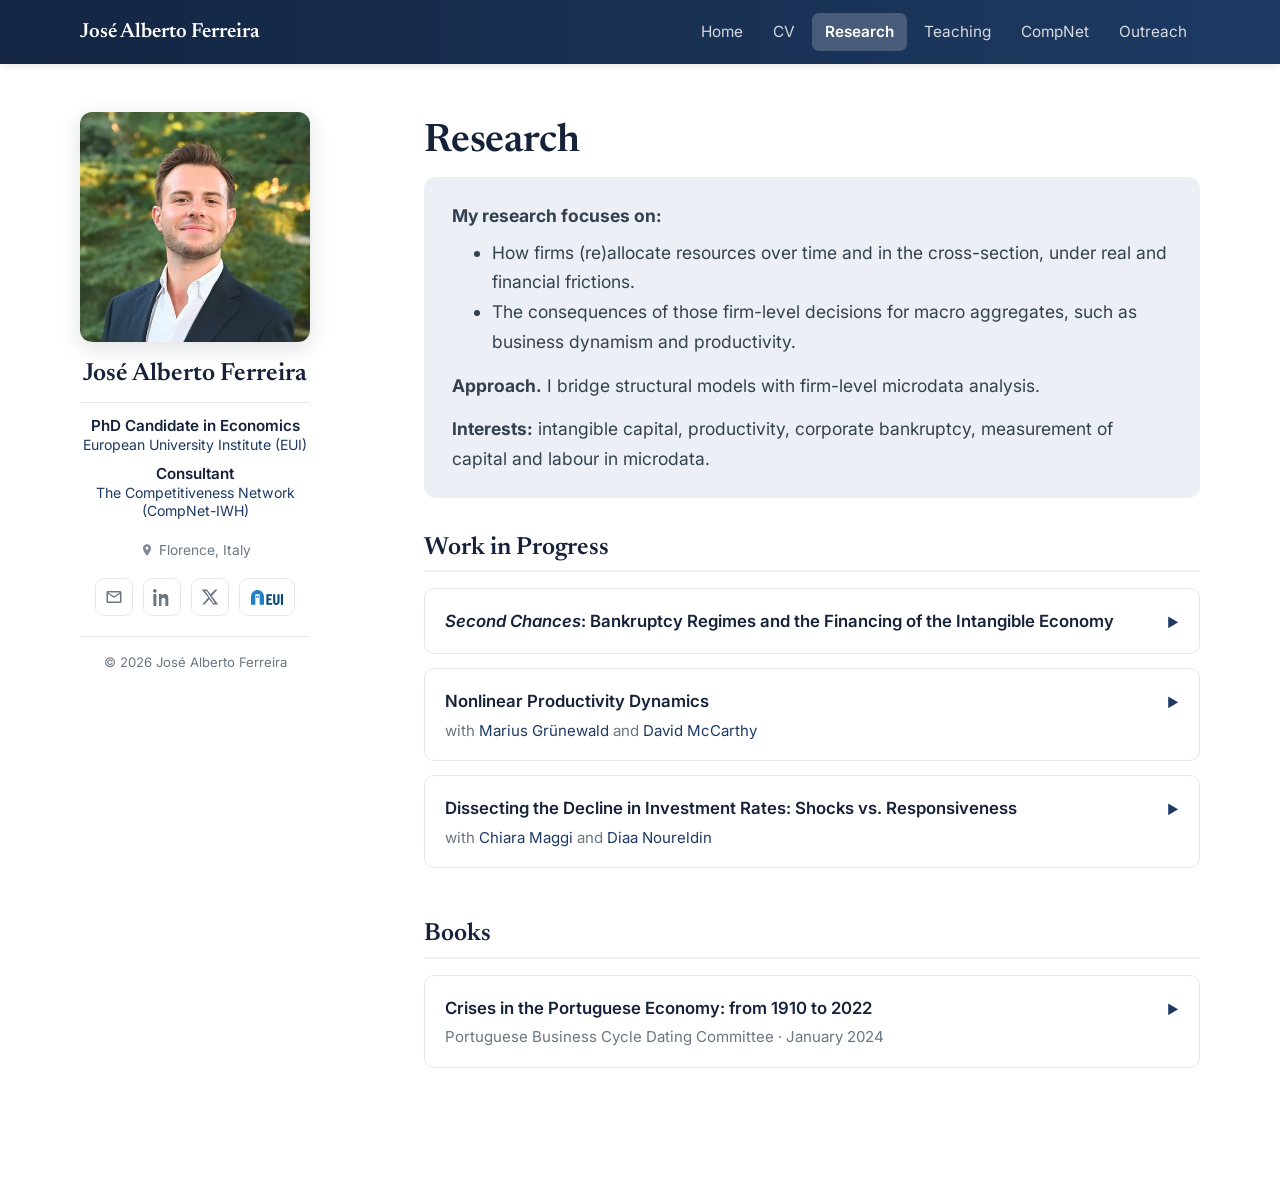
<file: research.html>
<!DOCTYPE html>
<html lang="en">
<head>
  <meta charset="utf-8">
  <meta name="viewport" content="width=device-width, initial-scale=1">
  <title>Research — José Alberto Ferreira</title>
  <meta name="description" content="Research by José Alberto Ferreira on firm dynamics and macroeconomics: how firms reallocate resources and what it implies for productivity and business dynamism. Micro-to-macro models with real and financial frictions.">
  <link rel="canonical" href="https://jalbertoferreira.com/research.html">
  <link rel="icon" href="/assets/favicon.ico" sizes="any">
  <link rel="apple-touch-icon" href="/assets/apple-touch-icon.png">
  <link rel="preconnect" href="https://fonts.googleapis.com">
  <link rel="preconnect" href="https://fonts.gstatic.com" crossorigin>
  <link href="https://fonts.googleapis.com/css2?family=Inter:wght@400;500;600;700&family=Newsreader:ital,opsz,wght@0,6..72,400;0,6..72,500;0,6..72,600;1,6..72,400&display=swap" rel="stylesheet">
  <link rel="stylesheet" href="/css/style.css">
</head>
<body>
  <header class="topbar">
    <div class="topbar-inner">
      <a class="tb-brand" href="/">José Alberto Ferreira</a>
      <nav class="tb-nav">
        <a href="/">Home</a>
        <a href="/cv.html">CV</a>
        <a href="/research.html" class="active">Research</a>
        <a href="/teaching.html">Teaching</a>
        <a href="/compnet.html">CompNet</a>
        <a href="/outreach.html">Outreach</a>
      </nav>
    </div>
  </header>

  <div class="layout">
    <aside class="sidebar">
      <a href="/" class="sb-photo">
        <picture>
          <source srcset="/assets/profile_sq.webp" type="image/webp">
          <img src="/assets/profile_sq.jpg" alt="José Alberto Ferreira" width="190" height="190">
        </picture>
      </a>
      <div class="sb-name"><a href="/">José Alberto Ferreira</a></div>
      <div class="sb-affils">
        <div class="affil-item">
          <div class="affil-role">PhD Candidate in Economics</div>
          <div class="affil-org"><a href="https://www.eui.eu/en/academic-units/department-of-economics">European University Institute (EUI)</a></div>
        </div>
        <div class="affil-item">
          <div class="affil-role">Consultant</div>
          <div class="affil-org"><a href="https://www.iwh-halle.de/en/compnet">The Competitiveness Network (CompNet-IWH)</a></div>
        </div>
      </div>
      <div class="sb-loc"><svg viewBox="0 0 24 24"><path d="M12 2C8.1 2 5 5.1 5 9c0 5.2 7 13 7 13s7-7.8 7-13c0-3.9-3.1-7-7-7zm0 9.5A2.5 2.5 0 1 1 12 6.5a2.5 2.5 0 0 1 0 5z"/></svg> Florence, Italy</div>
      <div class="socials">
        <a href="mailto:Alberto.Ferreira@eui.eu" aria-label="Email" title="Email">
          <svg viewBox="0 0 24 24"><path d="M22 6c0-1.1-.9-2-2-2H4c-1.1 0-2 .9-2 2v12c0 1.1.9 2 2 2h16c1.1 0 2-.9 2-2V6zm-2 0-8 5L4 6h16zm0 12H4V8l8 5 8-5v10z"/></svg></a>
        <a href="https://www.linkedin.com/in/joseazevedoferreira/" aria-label="LinkedIn" title="LinkedIn">
          <svg viewBox="0 0 24 24"><path d="M4.98 3.5A2.5 2.5 0 1 1 0 3.5a2.5 2.5 0 0 1 4.98 0zM.5 8h4V24h-4V8zM8 8h3.8v2.2h.06c.53-1 1.83-2.2 3.77-2.2 4.03 0 4.77 2.65 4.77 6.1V24h-4v-7.1c0-1.7-.03-3.9-2.38-3.9-2.38 0-2.75 1.86-2.75 3.78V24H8V8z"/></svg></a>
        <a href="https://x.com/jaferreira13" aria-label="X" title="X (Twitter)">
          <svg viewBox="0 0 24 24"><path d="M18.9 2H22l-7.5 8.6L23 22h-6.8l-5.3-7-6.1 7H1.7l8-9.2L1 2h7l4.8 6.4L18.9 2zm-2.4 18h1.9L7.6 4H5.6l10.9 16z"/></svg></a>
        <a class="eui-link" href="https://www.eui.eu/people?id=jose-pires-de-sousa-azevedo-ferreira" aria-label="EUI profile" title="EUI profile">
          <img src="/assets/eui-logo.svg" alt="EUI" height="15"></a>
      </div>
      <div class="sb-foot">© <span id="year">2026</span> José Alberto Ferreira</div>
    </aside>

    <main class="content">
      <h1>Research</h1>

      <div class="tint-panel" style="margin-bottom:36px;">
        <p style="margin:0 0 .4em;"><strong>My research focuses on:</strong></p>
        <ul style="margin:0 0 .8em;">
          <li>How firms (re)allocate resources over time and in the cross-section, under real and financial frictions.</li>
          <li>The consequences of those firm-level decisions for macro aggregates, such as business dynamism and productivity.</li>
        </ul>
        <p style="margin:0 0 .8em;"><strong>Approach.</strong> I bridge structural models with firm-level microdata analysis.</p>
        <p style="margin:0;"><strong>Interests:</strong> intangible capital, productivity, corporate bankruptcy, measurement of capital and labour in microdata.</p>
      </div>

      <section>
        <h2>Work in Progress</h2>

        <details class="paper">
          <summary>
            <span>
              <span class="ptitle"><em>Second Chances</em>: Bankruptcy Regimes and the Financing of the Intangible Economy</span>
            </span>
            <span class="chev">▶</span>
          </summary>
          <div class="pbody">
            <p><em>How do firms finance their growth in an increasingly intangible-oriented economy?</em></p>
            <p>While difficult to pledge as collateral today, intangible assets promise to generate future
            high cashflows. This has an ambiguous impact on firms' borrowing ability and growth. To address
            this, I develop a model where firms invest in different types of capital subject to adjustment
            costs and borrow under limited enforcement. A bankruptcy regime that promotes restructuring — as
            opposed to liquidation — allows the lender to seize the going-concern value of the restructured
            firm. Intangible-oriented firms, whose assets are often highly specific (hard to redeploy),
            benefit particularly from such a regime, as it opens a channel of cashflow-based borrowing, that
            boosts investment and reduces cash holdings. The model is disciplined by a novel dataset that
            puts together detailed intangible capital accumulation by the universe of firms in
            Portugal, linked with credit registry and court filings for bankruptcy and restructuring. I show
            that firms with intangibles borrow more than those without and are four times more likely to file
            for restructuring. Model-based simulations suggest that a restructuring-prone regime can
            partially offset the effects of real frictions (adjustment costs), raising investment and output.
            Moreover, it increases the take-up of riskier projects (more specific intangibles) while raising
            aggregate TFP — both via firm growth and firm selection.</p>
          </div>
        </details>

        <details class="paper">
          <summary>
            <span>
              <span class="ptitle">Nonlinear Productivity Dynamics</span>
              <div class="pauthors">with <a href="https://mariusgruenewald.com/">Marius Grünewald</a> and <a href="https://mccarthydavid.com/">David McCarthy</a></div>
            </span>
            <span class="chev">▶</span>
          </summary>
          <div class="pbody">
            <p><em>How harmless is the AR(1) assumption on productivity?</em></p>
            <p>Researchers modelling firms usually describe productivity through a linear AR(1) process with
            Gaussian innovations. Using Portuguese manufacturing data with firm-level prices and quantities,
            we show that empirical productivity deviates from an AR(1). First, the tails of the productivity
            distribution are wider. Second, firms at the tails face substantially more volatility than the
            median firm. Third, large shocks are more frequent than predicted by an AR(1) process, and some of
            them manage to erase a firm’s accumulated history (memory-wiping). Methodologically, we develop an
            algorithm to iteratively estimate the production function and the demand system, based on the
            control-function approach, while allowing productivity to follow a nonlinear process. We embed the
            estimated productivity process in a simple model of labour demand with adjustment costs. Increased
            tail dynamics reduce the magnitude of estimated frictions. The model becomes able to match the whole
            distribution of firm growth, including large changes in growth rates that characterise business
            dynamism.</p>          </div>
        </details>

        <details class="paper">
          <summary>
            <span>
              <span class="ptitle">Dissecting the Decline in Investment Rates: Shocks vs. Responsiveness</span>
              <div class="pauthors">with <a href="https://sites.google.com/view/cmaggi/">Chiara Maggi</a> and <a href="https://scholar.google.com/citations?user=UAxaAOsAAAAJ&hl=en">Diaa Noureldin</a></div>
            </span>
            <span class="chev">▶</span>
          </summary>
          <div class="pbody">
            <p><em>Why has investment dynamism declined across countries since the Global Financial Crisis?</em></p>
            <p>We document a broad-based and persistent decline in macro- and micro-level investment rates
            by private firms in major European economies since the Great Financial Crisis. Focusing both on
            the frequency and on the magnitude of firm-level investment, we propose a framework to
            disentangle the roots of the decline in investment dynamism through the lenses of canonical
            business-dynamics models. This framework allows us to trace declining investment dynamism, at the
            country level, back to (i) changes in the idiosyncratic TFP process (the shocks hypothesis), or
            to (ii) changes in firm-level responsiveness to those shocks — i.e. have firms become less agile
            in expanding or contracting their capital stock? — the responsiveness hypothesis. Bridging data
            and theory, we map observed changes in TFP and in firm behavior into changes in the parameters of
            a firm-level structural model, pre- and post-2008, with an emphasis on capital adjustment costs.
            The framework also supports a series of counterfactual exercises (within- and cross-country) on
            competing sources of declining investment dynamism — e.g. technology, capital adjustment costs,
            investors' discount rate, or barriers to entry.</p>          </div>
        </details>
      </section>

      <section>
        <h2>Books</h2>
        <details class="paper">
          <summary>
            <span>
              <span class="ptitle">Crises in the Portuguese Economy: from 1910 to 2022</span>
              <div class="pauthors">Portuguese Business Cycle Dating Committee · January 2024</div>
            </span>
            <span class="chev">▶</span>
          </summary>
          <div class="pbody">
            <span class="status">Book · FFMS</span>
            <p>Over a century of Portuguese business-cycle history: the committee's dating chronology
            and analysis of every recession from 1910 to 2022.</p>
            <p>Portuguese Business Cycle Dating Committee —
            <a href="https://sites.google.com/site/aguiarconraria/">Luís Aguiar-Conraria</a>,
            <a href="https://www.uc.pt/en/uid/ceber/people/member/?key=6087e279">Pedro Bação</a>,
            <a href="https://www.clsbe.lisboa.ucp.pt/person/isabel-horta-correia">Isabel Horta Correia</a>,
            <strong>José Alberto Ferreira</strong>,
            <a href="https://www.r2rsquared.com/">Ricardo Reis</a>,
            <a href="https://www.novasbe.unl.pt/en/faculty-research/faculty/faculty-detail/id/30/jose-m-tavares">José Tavares</a>,
            <a href="https://www.iseg.ulisboa.pt/en/faculty/nuno-valerio">Nuno Valério</a> and
            <a href="https://cefup.fep.up.pt/researcher/jose-manuel-janeira-varejao/">José Varejão</a>.
            Fundação Francisco Manuel dos Santos. ISBN 978-989-9153-32-5.</p>
            <div class="plinks">
              <a href="https://personal.lse.ac.uk/reisr/papers/23-CrisesInThePortugueseEconomy.pdf">English (PDF)</a>
              <a href="https://personal.lse.ac.uk/reisr/papers/23-CrisesEconomiaPortuguesa.pdf">Português (PDF)</a>
            </div>
          </div>
        </details>
      </section>
    </main>
  </div>
  <script>document.getElementById('year').textContent = new Date().getFullYear();</script>
</body>
</html>
</file>
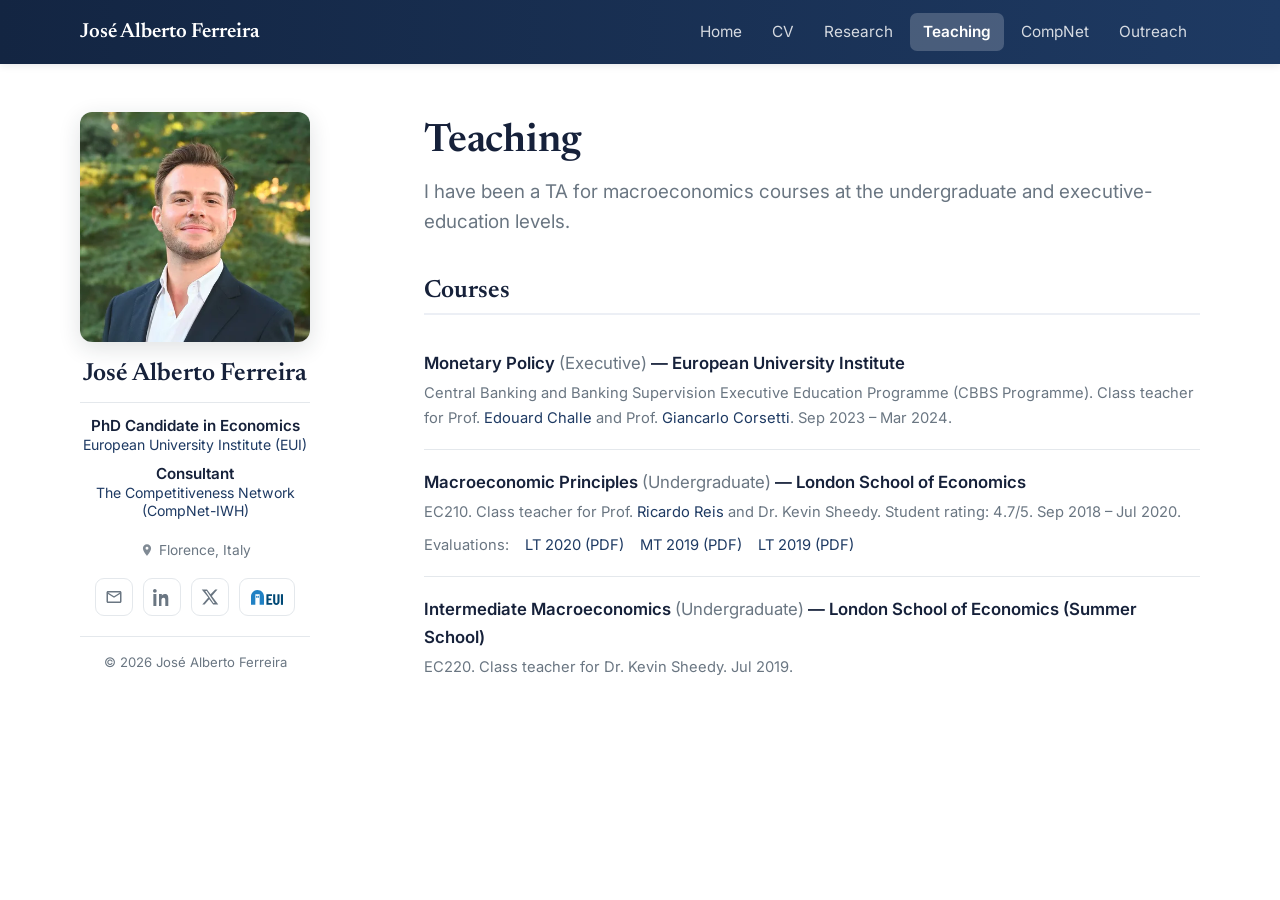
<file: teaching.html>
<!DOCTYPE html>
<html lang="en">
<head>
  <meta charset="utf-8">
  <meta name="viewport" content="width=device-width, initial-scale=1">
  <title>Teaching — José Alberto Ferreira</title>
  <meta name="description" content="Teaching experience of José Alberto Ferreira: monetary policy at the EUI and macroeconomics at the LSE.">
  <link rel="canonical" href="https://jalbertoferreira.com/teaching.html">
  <link rel="icon" href="/assets/favicon.ico" sizes="any">
  <link rel="apple-touch-icon" href="/assets/apple-touch-icon.png">
  <link rel="preconnect" href="https://fonts.googleapis.com">
  <link rel="preconnect" href="https://fonts.gstatic.com" crossorigin>
  <link href="https://fonts.googleapis.com/css2?family=Inter:wght@400;500;600;700&family=Newsreader:ital,opsz,wght@0,6..72,400;0,6..72,500;0,6..72,600;1,6..72,400&display=swap" rel="stylesheet">
  <link rel="stylesheet" href="/css/style.css">
</head>
<body>
  <header class="topbar">
    <div class="topbar-inner">
      <a class="tb-brand" href="/">José Alberto Ferreira</a>
      <nav class="tb-nav">
        <a href="/">Home</a>
        <a href="/cv.html">CV</a>
        <a href="/research.html">Research</a>
        <a href="/teaching.html" class="active">Teaching</a>
        <a href="/compnet.html">CompNet</a>
        <a href="/outreach.html">Outreach</a>
      </nav>
    </div>
  </header>

  <div class="layout">
    <aside class="sidebar">
      <a href="/" class="sb-photo">
        <picture>
          <source srcset="/assets/profile_sq.webp" type="image/webp">
          <img src="/assets/profile_sq.jpg" alt="José Alberto Ferreira" width="190" height="190">
        </picture>
      </a>
      <div class="sb-name"><a href="/">José Alberto Ferreira</a></div>
      <div class="sb-affils">
        <div class="affil-item">
          <div class="affil-role">PhD Candidate in Economics</div>
          <div class="affil-org"><a href="https://www.eui.eu/en/academic-units/department-of-economics">European University Institute (EUI)</a></div>
        </div>
        <div class="affil-item">
          <div class="affil-role">Consultant</div>
          <div class="affil-org"><a href="https://www.iwh-halle.de/en/compnet">The Competitiveness Network (CompNet-IWH)</a></div>
        </div>
      </div>
      <div class="sb-loc"><svg viewBox="0 0 24 24"><path d="M12 2C8.1 2 5 5.1 5 9c0 5.2 7 13 7 13s7-7.8 7-13c0-3.9-3.1-7-7-7zm0 9.5A2.5 2.5 0 1 1 12 6.5a2.5 2.5 0 0 1 0 5z"/></svg> Florence, Italy</div>
      <div class="socials">
        <a href="mailto:Alberto.Ferreira@eui.eu" aria-label="Email" title="Email">
          <svg viewBox="0 0 24 24"><path d="M22 6c0-1.1-.9-2-2-2H4c-1.1 0-2 .9-2 2v12c0 1.1.9 2 2 2h16c1.1 0 2-.9 2-2V6zm-2 0-8 5L4 6h16zm0 12H4V8l8 5 8-5v10z"/></svg></a>
        <a href="https://www.linkedin.com/in/joseazevedoferreira/" aria-label="LinkedIn" title="LinkedIn">
          <svg viewBox="0 0 24 24"><path d="M4.98 3.5A2.5 2.5 0 1 1 0 3.5a2.5 2.5 0 0 1 4.98 0zM.5 8h4V24h-4V8zM8 8h3.8v2.2h.06c.53-1 1.83-2.2 3.77-2.2 4.03 0 4.77 2.65 4.77 6.1V24h-4v-7.1c0-1.7-.03-3.9-2.38-3.9-2.38 0-2.75 1.86-2.75 3.78V24H8V8z"/></svg></a>
        <a href="https://x.com/jaferreira13" aria-label="X" title="X (Twitter)">
          <svg viewBox="0 0 24 24"><path d="M18.9 2H22l-7.5 8.6L23 22h-6.8l-5.3-7-6.1 7H1.7l8-9.2L1 2h7l4.8 6.4L18.9 2zm-2.4 18h1.9L7.6 4H5.6l10.9 16z"/></svg></a>
        <a class="eui-link" href="https://www.eui.eu/people?id=jose-pires-de-sousa-azevedo-ferreira" aria-label="EUI profile" title="EUI profile">
          <img src="/assets/eui-logo.svg" alt="EUI" height="15"></a>
      </div>
      <div class="sb-foot">© <span id="year">2026</span> José Alberto Ferreira</div>
    </aside>

    <main class="content">
      <h1>Teaching</h1>
      <p class="lead">I have been a TA for macroeconomics courses at the undergraduate and executive-education levels.</p>

      <section style="margin-top:40px;">
        <h2>Courses</h2>

        <div class="teach-item">
          <div class="teach-title">Monetary Policy <span class="lvl">(Executive)</span> — European University Institute</div>
          <div class="teach-meta">Central Banking and Banking Supervision Executive Education Programme (CBBS Programme).
          Class teacher for Prof. <a href="https://sites.google.com/site/edouardchalle/">Edouard Challe</a>
          and Prof. <a href="https://sites.google.com/site/giancarlocorsetti/">Giancarlo Corsetti</a>. Sep 2023 – Mar 2024.</div>
        </div>

        <div class="teach-item">
          <div class="teach-title">Macroeconomic Principles <span class="lvl">(Undergraduate)</span> — London School of Economics</div>
          <div class="teach-meta">EC210. Class teacher for Prof. <a href="https://www.r2rsquared.com/">Ricardo Reis</a>
          and Dr. Kevin Sheedy. Student rating: 4.7/5. Sep 2018 – Jul 2020.</div>
          <div class="plinks">
            <span class="plabel">Evaluations:</span>
            <a href="/assets/EC210-eval-LT2020.pdf">LT 2020 (PDF)</a>
            <a href="/assets/EC210-eval-MT2019.pdf">MT 2019 (PDF)</a>
            <a href="/assets/EC210-eval-LT2019.pdf">LT 2019 (PDF)</a>
          </div>
        </div>

        <div class="teach-item">
          <div class="teach-title">Intermediate Macroeconomics <span class="lvl">(Undergraduate)</span> — London School of Economics (Summer School)</div>
          <div class="teach-meta">EC220. Class teacher for Dr. Kevin Sheedy. Jul 2019.</div>
        </div>
      </section>
    </main>
  </div>
  <script>document.getElementById('year').textContent = new Date().getFullYear();</script>
</body>
</html>
</file>
<file: css/style.css>
/* ===========================================================
   José Alberto Ferreira — personal site
   Two-column layout: sticky left sidebar + wide content area.
   Light & conversational, accent colour, generous spacing.
   Restyle quickly via the variables below.
   =========================================================== */
:root {
  --ink:      #16213a;
  --body:     #33414f;
  --muted:    #6a7682;
  --accent:   #1e3a63;     /* dark navy */
  --accent-dk:#132542;     /* deeper navy (hover / gradient end) */
  --tint:     #eceff5;
  --line:     #e4e8ec;
  --bg:       #ffffff;
  --bg-soft:  #f8fafb;
  --maxw:     1200px;
  --sidebar:  280px;
  --font: "Inter", -apple-system, BlinkMacSystemFont, "Segoe UI", Roboto, Helvetica, Arial, sans-serif;
  --serif: "Newsreader", Georgia, "Times New Roman", serif;
}

* { box-sizing: border-box; }
html { scroll-behavior: smooth; }
body {
  margin: 0;
  font-family: var(--font);
  color: var(--body);
  background: var(--bg);
  line-height: 1.7;
  font-size: 17.5px;
  -webkit-font-smoothing: antialiased;
}
a { color: var(--accent); text-decoration: none; }
a:hover { color: var(--accent-dk); text-decoration: underline; }
.links-visible a { color: #1a5fb4; font-weight: 500; text-decoration: underline; text-decoration-thickness: 1px; text-underline-offset: 3px; }
.links-visible a:hover { color: var(--accent-dk); text-decoration-thickness: 2px; }

/* ---------- Coloured top bar ---------- */
.topbar {
  background: linear-gradient(90deg, var(--accent-dk), var(--accent));
  position: sticky; top: 0; z-index: 30;
  box-shadow: 0 1px 8px rgba(27,39,51,.12);
}
.topbar-inner {
  max-width: var(--maxw); margin: 0 auto;
  padding: 13px 40px;
  display: flex; align-items: center; justify-content: space-between; gap: 18px; flex-wrap: wrap;
}
.tb-brand { color: #fff; font-family: var(--serif); font-weight: 600; font-size: 1.28rem; letter-spacing: 0; }
.tb-brand:hover { color: #fff; text-decoration: none; opacity: .92; }
.tb-nav { display: flex; gap: 4px; flex-wrap: wrap; }
.tb-nav a { color: rgba(255,255,255,.82); font-size: .96rem; padding: 6px 13px; border-radius: 7px; }
.tb-nav a:hover { color: #fff; background: rgba(255,255,255,.14); text-decoration: none; }
.tb-nav a.active { color: #fff; font-weight: 600; background: rgba(255,255,255,.2); }

/* ---------- Two-column shell ---------- */
.layout {
  display: grid;
  grid-template-columns: var(--sidebar) 1fr;
  gap: 64px;
  max-width: var(--maxw);
  margin: 0 auto;
  padding: 48px 40px 80px;
  align-items: start;
}
.content { min-width: 0; padding-top: 6px; }

/* ---------- Sidebar ---------- */
.sidebar { position: sticky; top: 84px; }
.sb-photo { display: block; width: 230px; margin-bottom: 18px; }
.sb-photo img { width: 230px; height: 230px; object-fit: cover; border-radius: 12px; box-shadow: 0 6px 22px rgba(27,39,51,.14); display: block; }
.sb-name { font-family: var(--serif); font-size: 1.55rem; font-weight: 600; line-height: 1.18; margin-bottom: 13px; width: 230px; text-align: center; }
.sb-name a { color: var(--ink); }
.sb-name a:hover { color: var(--accent); text-decoration: none; }
.sb-affils { margin-bottom: 18px; width: 230px; text-align: center; border-top: 1px solid var(--line); padding-top: 13px; }
.affil-item { margin-bottom: 10px; line-height: 1.3; }
.affil-item:last-child { margin-bottom: 0; }
.affil-role { color: var(--ink); font-weight: 600; font-size: .95rem; }
.affil-org { color: var(--muted); font-size: .88rem; }
.affil-org a { color: var(--accent); }
.sb-loc { display: flex; align-items: center; justify-content: center; gap: 5px; color: var(--muted); font-size: .86rem; width: 230px; margin-bottom: 16px; }
.sb-loc svg { width: 14px; height: 14px; fill: currentColor; opacity: .85; }
.sidebar .socials { width: 230px; justify-content: center; }
.socials a.eui-link { width: auto; padding: 0 11px; }
.socials a.eui-link img { height: 15px; width: auto; display: block; }
.sb-foot { text-align: center; width: 230px; }

/* ---------- News list ---------- */
.news { list-style: none; padding: 0; margin: 0; }
.news li { padding: 11px 0; border-bottom: 1px solid var(--line); display: flex; gap: 16px; }
.news li:last-child { border-bottom: none; }
.news-date { color: var(--accent); font-weight: 600; font-size: .9rem; white-space: nowrap; min-width: 96px; }

/* ---------- Video embed + citation ---------- */
.video { position: relative; padding-bottom: 56.25%; height: 0; overflow: hidden; border-radius: 10px; border: 1px solid var(--line); margin: 12px 0 6px; }
.video iframe { position: absolute; inset: 0; width: 100%; height: 100%; border: 0; }
.cite { background: var(--bg-soft); border-left: 3px solid var(--accent); padding: 12px 16px; border-radius: 0 8px 8px 0; font-size: .96rem; }
.fig { margin: 24px 0; }
.fig img { width: 100%; height: auto; display: block; border: 1px solid var(--line); border-radius: 10px; }
.fig figcaption { color: var(--muted); font-size: .87rem; line-height: 1.45; margin-top: 8px; }
.fig-row { display: grid; grid-template-columns: 1fr 1fr; gap: 22px; margin: 24px 0; align-items: start; }
.fig-row .fig { margin: 0; }
.fig-row figcaption { font-size: .8rem; }
.podcast { margin: 14px 0 4px; }
.podcast iframe { border: 0; border-radius: 12px; }
.ep-list { list-style: none; padding: 0; margin: 0; }
.ep-list li { padding: 8px 0; border-bottom: 1px solid var(--line); font-size: .96rem; }
.ep-list li:last-child { border-bottom: none; }

/* ---------- Teaching ---------- */
.teach-item { padding: 18px 0; border-bottom: 1px solid var(--line); }
.teach-item:last-child { border-bottom: none; }
.teach-title { font-weight: 600; color: var(--ink); font-size: 1.05rem; }
.teach-title .lvl { color: var(--muted); font-weight: 400; }
.teach-meta { color: var(--muted); font-size: .92rem; margin: 3px 0 0; }
.teach-meta a { color: var(--accent); }
.teach-item p { margin: 0; }
.teach-item .plinks { margin-top: 8px; }
.plabel { color: var(--muted); }
.sb-foot { color: var(--muted); font-size: .82rem; margin-top: 20px; border-top: 1px solid var(--line); padding-top: 14px; }

/* ---------- Typography ---------- */
h1, h2, h3 { color: var(--ink); line-height: 1.2; font-weight: 600; font-family: var(--serif); }
h1 { font-size: 2.45rem; margin: 0 0 .3em; letter-spacing: -.005em; }
h2 { font-size: 1.55rem; margin: 0 0 1rem; padding-bottom: .4rem; border-bottom: 2px solid var(--tint); }
h3 { font-size: 1.18rem; margin: 1.4em 0 .3em; }
.home-welcome { font-size: 1.45rem; margin-bottom: .45em; }
p { margin: 0 0 1.1em; }
section { margin-bottom: 52px; }
.lead { font-size: 1.18rem; color: var(--muted); line-height: 1.6; }
.greet { color: var(--accent); font-weight: 600; font-size: 1.05rem; margin: 0 0 .2em; }
.affil { color: var(--muted); }

/* ---------- Social icons ---------- */
.socials { display: flex; gap: 10px; align-items: center; flex-wrap: wrap; }
.socials a {
  display: inline-flex; align-items: center; justify-content: center;
  width: 38px; height: 38px; border: 1px solid var(--line); border-radius: 9px;
  color: var(--muted); background: var(--bg);
}
.socials a:hover { color: var(--accent); border-color: var(--accent); text-decoration: none; transform: translateY(-1px); }
.socials svg { width: 18px; height: 18px; fill: currentColor; }

/* ---------- Buttons ---------- */
.btn { display: inline-block; padding: 10px 18px; border: 1px solid var(--accent); border-radius: 7px; color: var(--accent); font-size: .96rem; font-weight: 500; margin: 6px 8px 6px 0; transition: all .15s ease; }
.btn:hover { background: var(--accent); color: #fff; text-decoration: none; }
.btn-solid { background: var(--accent); color: #fff; }
.btn-solid:hover { background: var(--accent-dk); border-color: var(--accent-dk); }

/* ---------- Horizontal feature grids ---------- */
.grid-2 { display: grid; grid-template-columns: 1fr 1fr; gap: 22px; }
.grid-3 { display: grid; grid-template-columns: repeat(3, 1fr); gap: 18px; }
.card { border: 1px solid var(--line); border-radius: 10px; padding: 20px 22px; background: var(--bg-soft); }
.card h3 { margin-top: 0; }
.card .q { color: var(--muted); font-style: italic; font-size: .96rem; }
.tint-panel { background: var(--tint); border-radius: 12px; padding: 24px 28px; }

/* ---------- Research: collapsible papers ---------- */
.paper { border: 1px solid var(--line); border-radius: 10px; margin-bottom: 14px; background: var(--bg); overflow: hidden; }
.paper[open] { border-color: var(--accent); box-shadow: 0 4px 18px rgba(27,39,51,.06); }
.paper > summary { cursor: pointer; list-style: none; padding: 17px 20px; display: flex; gap: 14px; align-items: baseline; justify-content: space-between; }
.paper > summary::-webkit-details-marker { display: none; }
.paper > summary:hover { background: var(--bg-soft); }
.paper .ptitle { font-weight: 600; color: var(--ink); font-size: 1.05rem; }
.paper .pauthors { color: var(--muted); font-size: .94rem; margin-top: 2px; }
.paper .chev { color: var(--accent); flex-shrink: 0; font-size: .8rem; transition: transform .2s ease; }
.paper[open] .chev { transform: rotate(90deg); }
.paper .pbody { padding: 0 20px 20px; }
.paper .status { display: inline-block; font-size: .76rem; font-weight: 600; letter-spacing: .03em; text-transform: uppercase; color: var(--accent-dk); background: var(--tint); padding: 2px 9px; border-radius: 20px; margin-bottom: 10px; }
.plinks { display: flex; gap: 16px; flex-wrap: wrap; font-size: .92rem; margin-top: 4px; }

/* ---------- CV embedded PDF viewer ---------- */
.pdf-frame { height: 88vh; min-height: 600px; border: 1px solid var(--line); border-radius: 10px; overflow: hidden; background: var(--bg-soft); }
.pdf-frame object, .pdf-frame iframe { width: 100%; height: 100%; border: 0; }
.pdf-fallback { padding: 40px; text-align: center; color: var(--muted); }

/* ---------- Responsive ---------- */

/* Tablet / collapse to single column */
@media (max-width: 820px) {
  .topbar { position: static; }
  .topbar-inner { flex-direction: column; gap: 10px; padding: 12px 20px; text-align: center; }
  .tb-brand { font-size: 1.18rem; }
  .tb-nav { justify-content: center; gap: 4px 6px; }
  .tb-nav a { padding: 6px 11px; font-size: .93rem; }

  .layout { grid-template-columns: 1fr; gap: 34px; padding: 30px 22px 60px; }

  /* Sidebar becomes a centred profile card above the content */
  .sidebar { position: static; display: flex; flex-direction: column; align-items: center; text-align: center; }
  .sb-photo, .sb-photo img { width: 152px; height: 152px; }
  .sb-name, .sb-affils, .sb-loc, .sidebar .socials, .sb-foot { width: 100%; max-width: 320px; }
  .sb-foot { margin-top: 22px; }

  .grid-3, .grid-2, .fig-row { grid-template-columns: 1fr; }
  body { font-size: 16.5px; }
}

/* Phones */
@media (max-width: 480px) {
  .layout { padding: 24px 16px 52px; gap: 30px; }
  h1 { font-size: 1.95rem; }
  h2 { font-size: 1.35rem; }
  .home-welcome { font-size: 1.3rem; }
  .lead { font-size: 1.1rem; }
  section { margin-bottom: 40px; }
  .tint-panel { padding: 18px 18px; }
  .cite { padding: 12px 14px; }
  .paper > summary { padding: 15px 16px; gap: 10px; }
  .paper .ptitle { font-size: 1rem; }
  .paper .pbody { padding: 0 16px 18px; }
  .tb-nav a { font-size: .9rem; padding: 5px 9px; }
  .pdf-frame { height: 72vh; min-height: 380px; }
}
</file>
